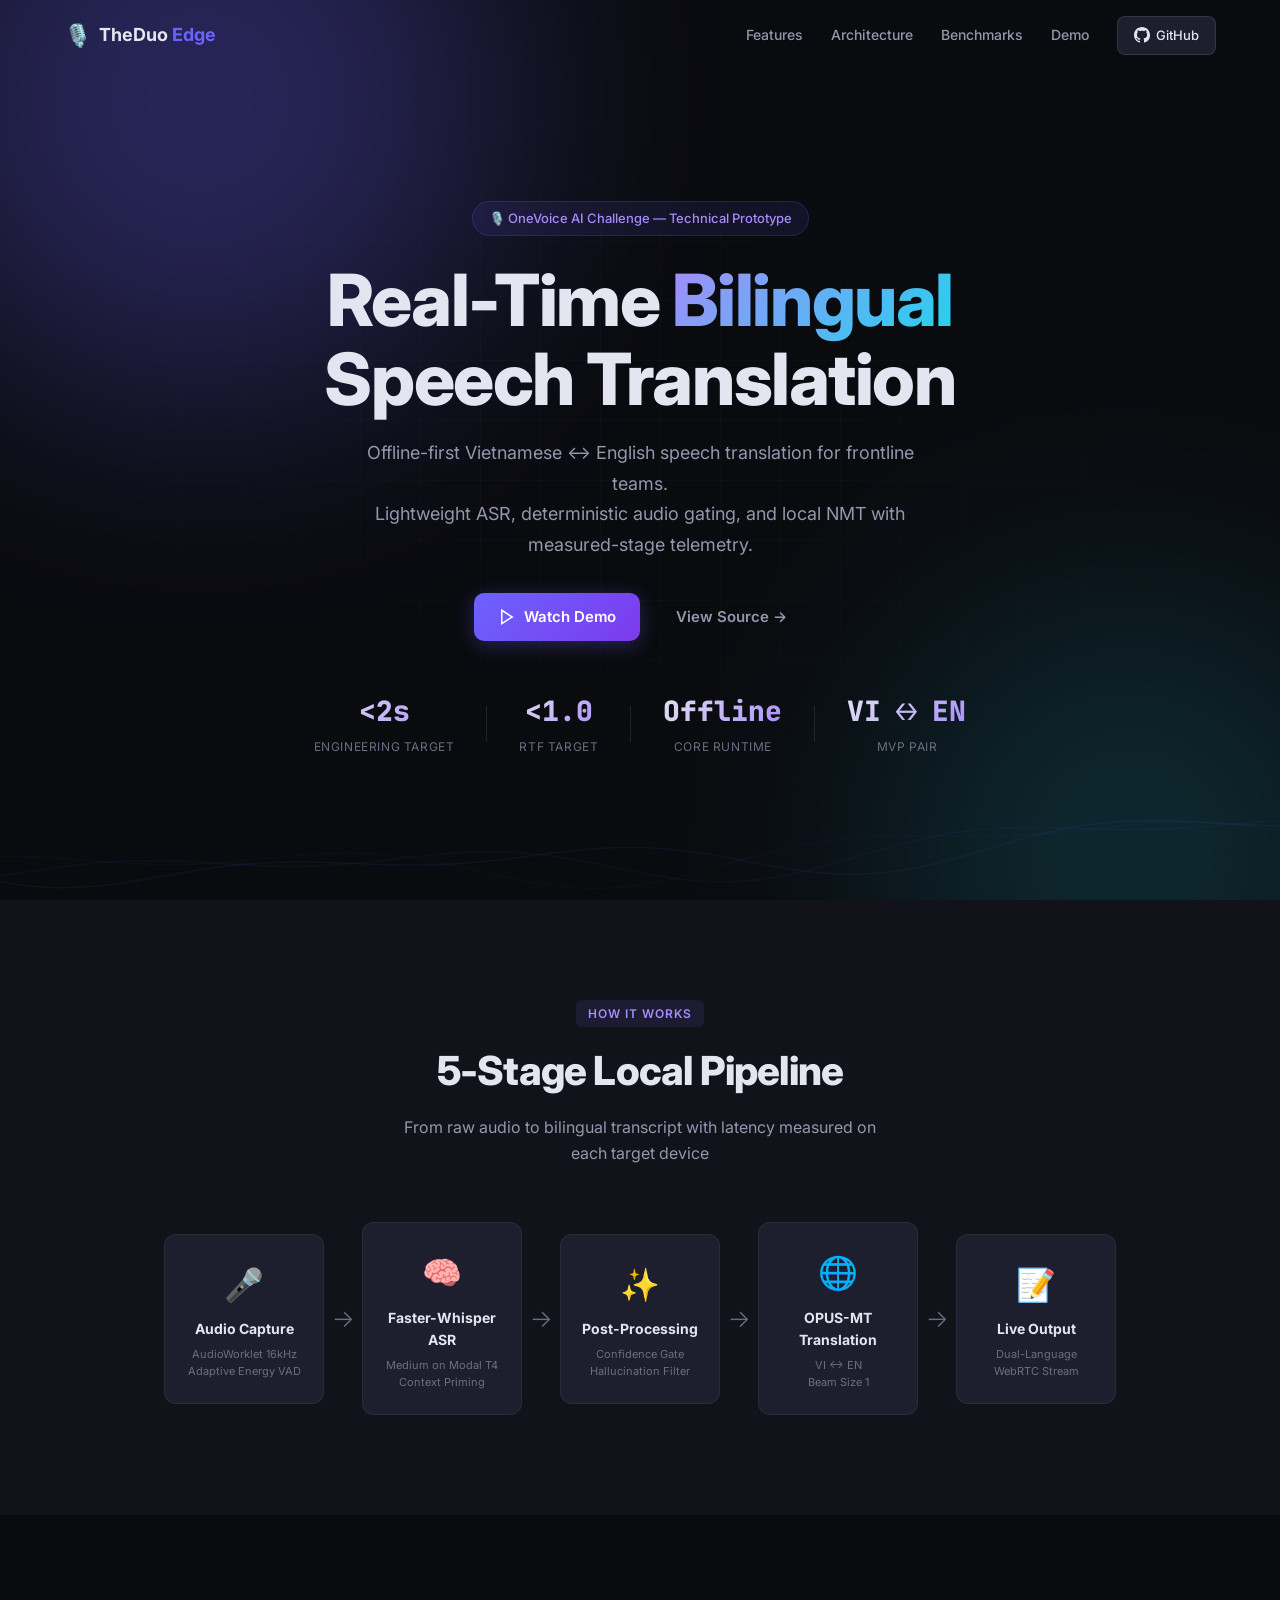
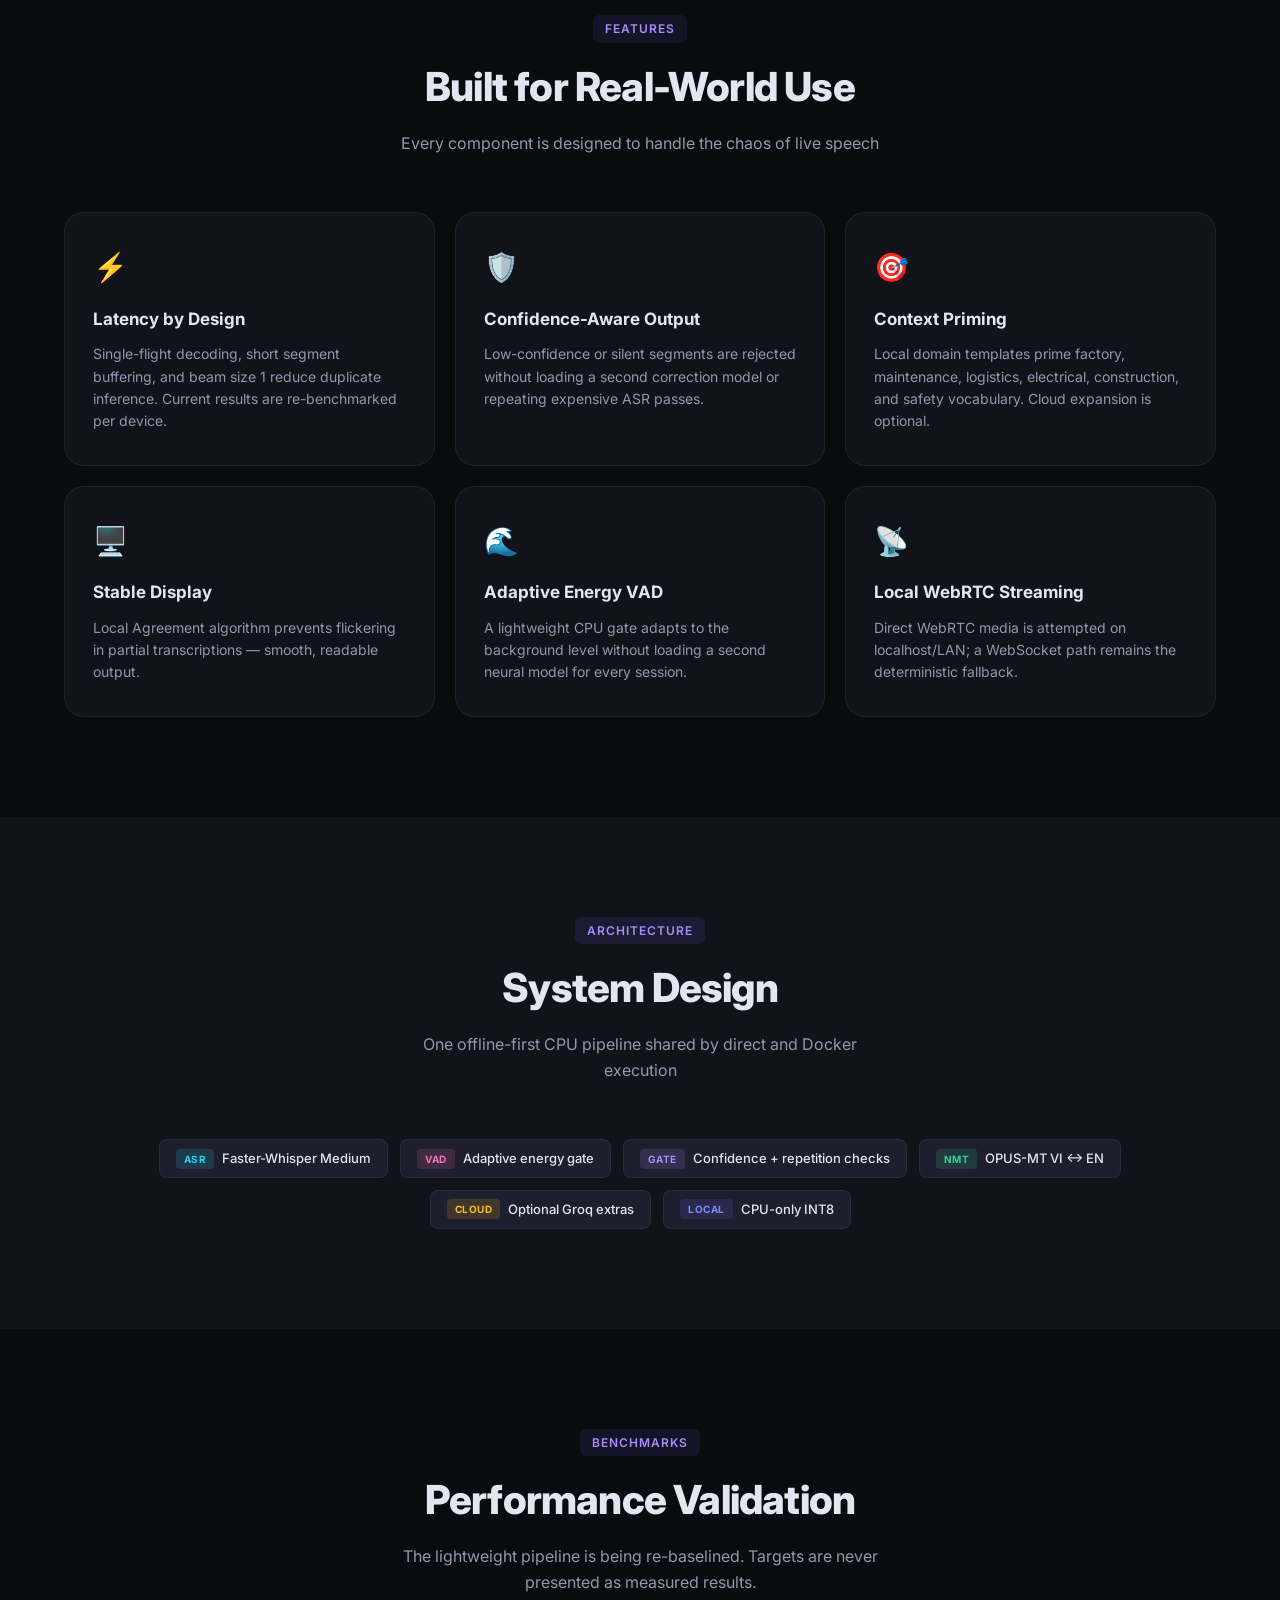
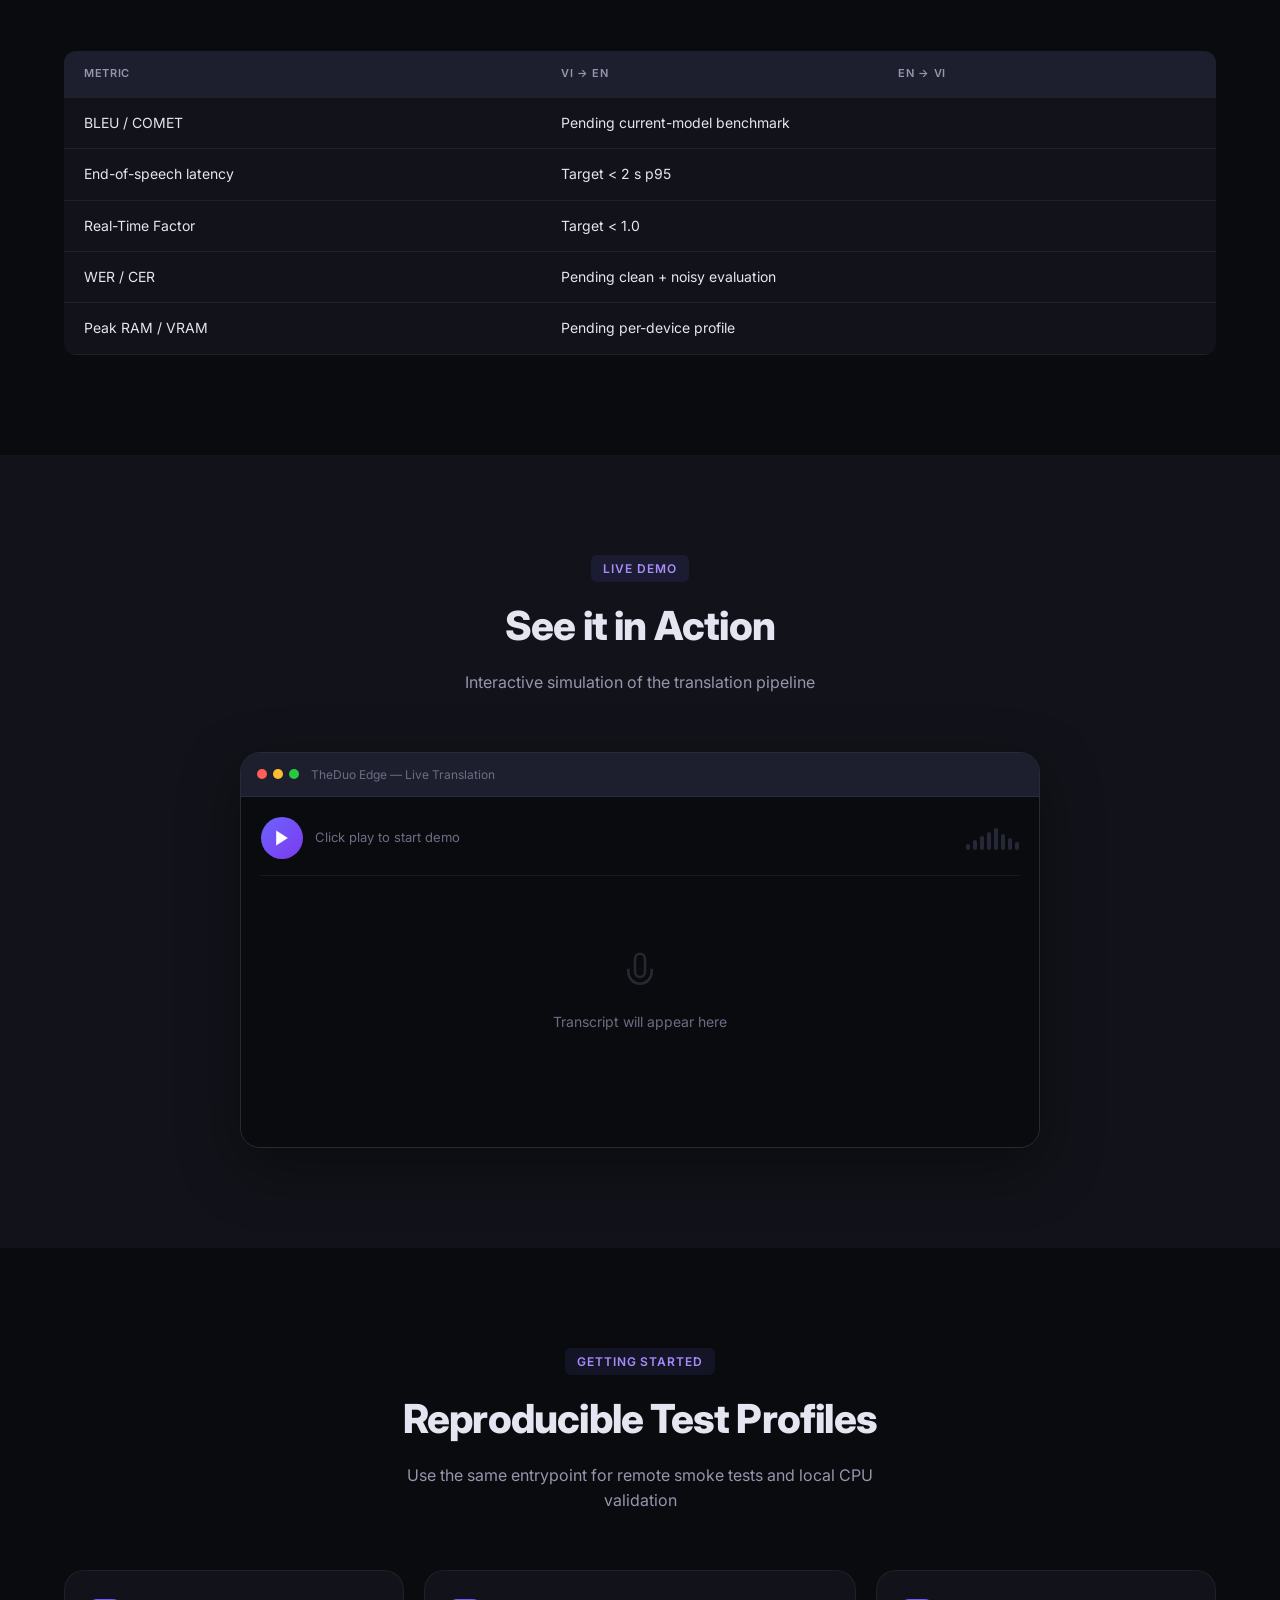
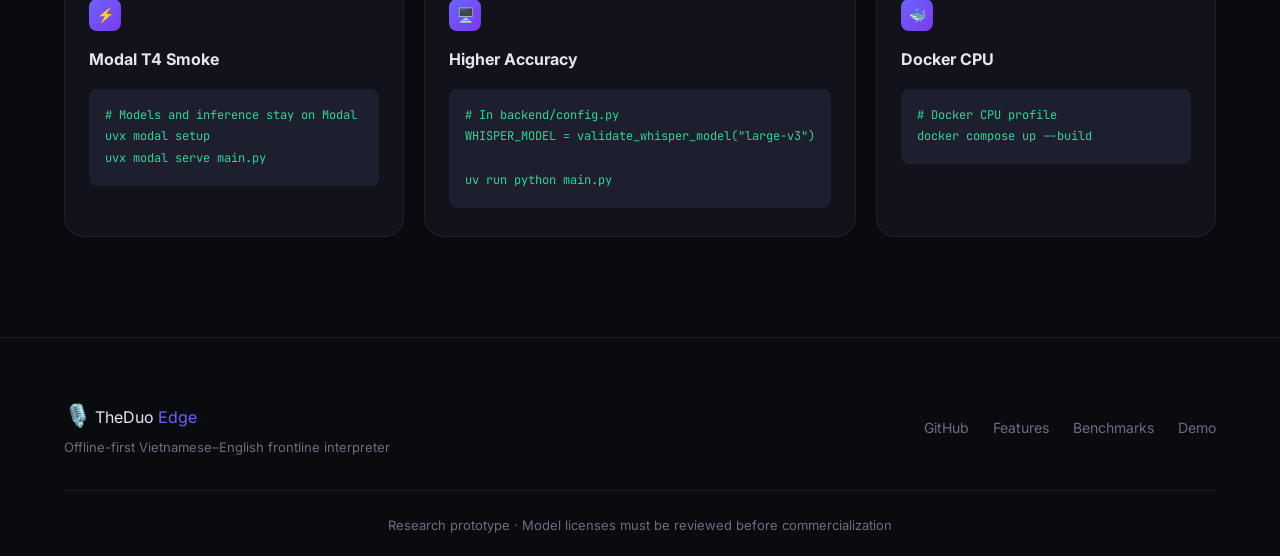
<file: docs/index.html>
<!DOCTYPE html>
<html lang="en">
<head>
    <meta charset="UTF-8">
    <meta name="viewport" content="width=device-width, initial-scale=1.0">
    <title>TheDuo Edge — Offline Bilingual Speech Translation</title>
    <meta name="description" content="Offline-first Vietnamese-English speech transcription and translation for frontline teams.">
    <link rel="preconnect" href="https://fonts.googleapis.com">
    <link rel="preconnect" href="https://fonts.gstatic.com" crossorigin>
    <link href="https://fonts.googleapis.com/css2?family=Inter:wght@300;400;500;600;700;800;900&family=JetBrains+Mono:wght@400;500&display=swap" rel="stylesheet">
    <link rel="stylesheet" href="style.css">
</head>
<body>
    <!-- NAV -->
    <nav class="nav" id="nav">
        <div class="nav-inner">
            <a href="#" class="nav-logo">
                <span class="logo-icon">🎙️</span>
                <span class="logo-text">TheDuo<span class="logo-ai"> Edge</span></span>
            </a>
            <div class="nav-links">
                <a href="#features">Features</a>
                <a href="#architecture">Architecture</a>
                <a href="#benchmarks">Benchmarks</a>
                <a href="#demo">Demo</a>
                <a href="https://github.com/Ricky13170/DEVELOPING-A-REAL-TIME-BILINGUAL-SPEECH-TO-TEXT-CONVERSION-SYSTEM" class="nav-cta" target="_blank">
                    <svg width="16" height="16" viewBox="0 0 24 24" fill="currentColor"><path d="M12 0C5.37 0 0 5.37 0 12c0 5.31 3.435 9.795 8.205 11.385.6.105.825-.255.825-.57 0-.285-.015-1.23-.015-2.235-3.015.555-3.795-.735-4.035-1.41-.135-.345-.72-1.41-1.23-1.695-.42-.225-1.02-.78-.015-.795.945-.015 1.62.87 1.845 1.23 1.08 1.815 2.805 1.305 3.495.99.105-.78.42-1.305.765-1.605-2.67-.3-5.46-1.335-5.46-5.925 0-1.305.465-2.385 1.23-3.225-.12-.3-.54-1.53.12-3.18 0 0 1.005-.315 3.3 1.23.96-.27 1.98-.405 3-.405s2.04.135 3 .405c2.295-1.56 3.3-1.23 3.3-1.23.66 1.65.24 2.88.12 3.18.765.84 1.23 1.905 1.23 3.225 0 4.605-2.805 5.625-5.475 5.925.435.375.81 1.095.81 2.22 0 1.605-.015 2.895-.015 3.3 0 .315.225.69.825.57A12.02 12.02 0 0024 12c0-6.63-5.37-12-12-12z"/></svg>
                    GitHub
                </a>
            </div>
        </div>
    </nav>

    <!-- HERO -->
    <section class="hero" id="hero">
        <div class="hero-bg">
            <div class="hero-glow hero-glow-1"></div>
            <div class="hero-glow hero-glow-2"></div>
            <div class="hero-grid"></div>
        </div>
        <div class="hero-content">
            <div class="hero-badge">🎙️ OneVoice AI Challenge — Technical Prototype</div>
            <h1 class="hero-title">
                Real-Time <span class="gradient-text">Bilingual</span><br>
                Speech Translation
            </h1>
            <p class="hero-subtitle">
                Offline-first Vietnamese ↔ English speech translation for frontline teams.<br>
                Lightweight ASR, deterministic audio gating, and local NMT with measured-stage telemetry.
            </p>
            <div class="hero-actions">
                <a href="#demo" class="btn btn-primary">
                    <svg width="18" height="18" viewBox="0 0 24 24" fill="none" stroke="currentColor" stroke-width="2"><polygon points="5 3 19 12 5 21 5 3"/></svg>
                    Watch Demo
                </a>
                <a href="https://github.com/Ricky13170/DEVELOPING-A-REAL-TIME-BILINGUAL-SPEECH-TO-TEXT-CONVERSION-SYSTEM" class="btn btn-ghost" target="_blank">
                    View Source →
                </a>
            </div>
            <div class="hero-stats">
                <div class="stat"><span class="stat-value">&lt;2s</span><span class="stat-label">Engineering Target</span></div>
                <div class="stat-divider"></div>
                <div class="stat"><span class="stat-value">&lt;1.0</span><span class="stat-label">RTF Target</span></div>
                <div class="stat-divider"></div>
                <div class="stat"><span class="stat-value">Offline</span><span class="stat-label">Core Runtime</span></div>
                <div class="stat-divider"></div>
                <div class="stat"><span class="stat-value">VI ↔ EN</span><span class="stat-label">MVP Pair</span></div>
            </div>
        </div>
        <!-- Animated waveform -->
        <div class="hero-wave">
            <canvas id="waveCanvas"></canvas>
        </div>
    </section>

    <!-- PIPELINE VISUALIZATION -->
    <section class="pipeline-section" id="pipeline">
        <div class="container">
            <div class="section-header">
                <span class="section-tag">How it works</span>
                <h2>5-Stage Local Pipeline</h2>
                <p>From raw audio to bilingual transcript with latency measured on each target device</p>
            </div>
            <div class="pipeline">
                <div class="pipe-step" data-step="1">
                    <div class="pipe-icon">🎤</div>
                    <div class="pipe-label">Audio Capture</div>
                    <div class="pipe-detail">AudioWorklet 16kHz<br>Adaptive Energy VAD</div>
                </div>
                <div class="pipe-arrow">→</div>
                <div class="pipe-step" data-step="2">
                    <div class="pipe-icon">🧠</div>
                    <div class="pipe-label">Faster-Whisper ASR</div>
                    <div class="pipe-detail">Medium on Modal T4<br>Context Priming</div>
                </div>
                <div class="pipe-arrow">→</div>
                <div class="pipe-step" data-step="3">
                    <div class="pipe-icon">✨</div>
                    <div class="pipe-label">Post-Processing</div>
                    <div class="pipe-detail">Confidence Gate<br>Hallucination Filter</div>
                </div>
                <div class="pipe-arrow">→</div>
                <div class="pipe-step" data-step="4">
                    <div class="pipe-icon">🌐</div>
                    <div class="pipe-label">OPUS-MT Translation</div>
                    <div class="pipe-detail">VI ↔ EN<br>Beam Size 1</div>
                </div>
                <div class="pipe-arrow">→</div>
                <div class="pipe-step" data-step="5">
                    <div class="pipe-icon">📝</div>
                    <div class="pipe-label">Live Output</div>
                    <div class="pipe-detail">Dual-Language<br>WebRTC Stream</div>
                </div>
            </div>
        </div>
    </section>

    <!-- FEATURES -->
    <section class="features-section" id="features">
        <div class="container">
            <div class="section-header">
                <span class="section-tag">Features</span>
                <h2>Built for Real-World Use</h2>
                <p>Every component is designed to handle the chaos of live speech</p>
            </div>
            <div class="features-grid">
                <div class="feature-card">
                    <div class="feature-icon">⚡</div>
                    <h3>Latency by Design</h3>
                    <p>Single-flight decoding, short segment buffering, and beam size 1 reduce duplicate inference. Current results are re-benchmarked per device.</p>
                </div>
                <div class="feature-card">
                    <div class="feature-icon">🛡️</div>
                    <h3>Confidence-Aware Output</h3>
                    <p>Low-confidence or silent segments are rejected without loading a second correction model or repeating expensive ASR passes.</p>
                </div>
                <div class="feature-card">
                    <div class="feature-icon">🎯</div>
                    <h3>Context Priming</h3>
                    <p>Local domain templates prime factory, maintenance, logistics, electrical, construction, and safety vocabulary. Cloud expansion is optional.</p>
                </div>
                <div class="feature-card">
                    <div class="feature-icon">🖥️</div>
                    <h3>Stable Display</h3>
                    <p>Local Agreement algorithm prevents flickering in partial transcriptions — smooth, readable output.</p>
                </div>
                <div class="feature-card">
                    <div class="feature-icon">🌊</div>
                    <h3>Adaptive Energy VAD</h3>
                    <p>A lightweight CPU gate adapts to the background level without loading a second neural model for every session.</p>
                </div>
                <div class="feature-card">
                    <div class="feature-icon">📡</div>
                    <h3>Local WebRTC Streaming</h3>
                    <p>Direct WebRTC media is attempted on localhost/LAN; a WebSocket path remains the deterministic fallback.</p>
                </div>
            </div>
        </div>
    </section>

    <!-- ARCHITECTURE -->
    <section class="arch-section" id="architecture">
        <div class="container">
            <div class="section-header">
                <span class="section-tag">Architecture</span>
                <h2>System Design</h2>
                <p>One offline-first CPU pipeline shared by direct and Docker execution</p>
            </div>
            <div class="tech-stack">
                <div class="tech-item"><span class="tech-badge asr">ASR</span> Faster-Whisper Medium</div>
                <div class="tech-item"><span class="tech-badge vad">VAD</span> Adaptive energy gate</div>
                <div class="tech-item"><span class="tech-badge nlp">Gate</span> Confidence + repetition checks</div>
                <div class="tech-item"><span class="tech-badge nmt">NMT</span> OPUS-MT VI ↔ EN</div>
                <div class="tech-item"><span class="tech-badge llm">Cloud</span> Optional Groq extras</div>
                <div class="tech-item"><span class="tech-badge gpu">Local</span> CPU-only INT8</div>
            </div>
        </div>
    </section>

    <!-- BENCHMARKS -->
    <section class="bench-section" id="benchmarks">
        <div class="container">
            <div class="section-header">
                <span class="section-tag">Benchmarks</span>
                <h2>Performance Validation</h2>
                <p>The lightweight pipeline is being re-baselined. Targets are never presented as measured results.</p>
            </div>
            <div class="bench-table-wrap">
                <table class="bench-table">
                    <thead><tr><th>Metric</th><th>VI → EN</th><th>EN → VI</th></tr></thead>
                    <tbody>
                        <tr><td>BLEU / COMET</td><td colspan="2">Pending current-model benchmark</td></tr>
                        <tr><td>End-of-speech latency</td><td colspan="2">Target &lt; 2 s p95</td></tr>
                        <tr><td>Real-Time Factor</td><td colspan="2">Target &lt; 1.0</td></tr>
                        <tr><td>WER / CER</td><td colspan="2">Pending clean + noisy evaluation</td></tr>
                        <tr><td>Peak RAM / VRAM</td><td colspan="2">Pending per-device profile</td></tr>
                    </tbody>
                </table>
            </div>
        </div>
    </section>

    <!-- DEMO -->
    <section class="demo-section" id="demo">
        <div class="container">
            <div class="section-header">
                <span class="section-tag">Live Demo</span>
                <h2>See it in Action</h2>
                <p>Interactive simulation of the translation pipeline</p>
            </div>
            <div class="demo-container">
                <div class="demo-window">
                    <div class="demo-titlebar">
                        <div class="demo-dots"><span></span><span></span><span></span></div>
                        <span class="demo-title">TheDuo Edge — Live Translation</span>
                    </div>
                    <div class="demo-body">
                        <div class="demo-controls">
                            <button class="demo-rec-btn" id="demoPlayBtn">
                                <svg width="20" height="20" viewBox="0 0 24 24" fill="currentColor"><polygon points="5 3 19 12 5 21 5 3"/></svg>
                            </button>
                            <span class="demo-status" id="demoStatus">Click play to start demo</span>
                            <div class="demo-meter" id="demoMeter">
                                <span></span><span></span><span></span><span></span><span></span><span></span><span></span><span></span>
                            </div>
                        </div>
                        <div class="demo-transcript" id="demoTranscript">
                            <div class="demo-empty">
                                <svg width="40" height="40" viewBox="0 0 24 24" fill="none" stroke="currentColor" stroke-width="1.5" opacity="0.3"><path d="M12 1a3 3 0 0 0-3 3v8a3 3 0 0 0 6 0V4a3 3 0 0 0-3-3z"/><path d="M19 10v2a7 7 0 0 1-14 0v-2"/></svg>
                                <p>Transcript will appear here</p>
                            </div>
                        </div>
                    </div>
                </div>
            </div>
        </div>
    </section>

    <!-- QUICK START -->
    <section class="start-section" id="start">
        <div class="container">
            <div class="section-header">
                <span class="section-tag">Getting Started</span>
                <h2>Reproducible Test Profiles</h2>
                <p>Use the same entrypoint for remote smoke tests and local CPU validation</p>
            </div>
            <div class="steps-grid">
                <div class="step-card">
                    <div class="step-num">⚡</div>
                    <h3>Modal T4 Smoke</h3>
                    <pre><code># Models and inference stay on Modal
uvx modal setup
uvx modal serve main.py</code></pre>
                </div>
                <div class="step-card">
                    <div class="step-num">🖥️</div>
                    <h3>Higher Accuracy</h3>
                    <pre><code># In backend/config.py
WHISPER_MODEL = validate_whisper_model("large-v3")

uv run python main.py</code></pre>
                </div>
                <div class="step-card">
                    <div class="step-num">🐳</div>
                    <h3>Docker CPU</h3>
                    <pre><code># Docker CPU profile
docker compose up --build</code></pre>
                </div>
            </div>
        </div>
    </section>

    <!-- FOOTER -->
    <footer class="footer">
        <div class="container">
            <div class="footer-inner">
                <div class="footer-brand">
                    <span class="logo-icon">🎙️</span>
                    <span class="logo-text">TheDuo<span class="logo-ai"> Edge</span></span>
                    <p>Offline-first Vietnamese–English frontline interpreter</p>
                </div>
                <div class="footer-links">
                    <a href="https://github.com/Ricky13170/DEVELOPING-A-REAL-TIME-BILINGUAL-SPEECH-TO-TEXT-CONVERSION-SYSTEM" target="_blank">GitHub</a>
                    <a href="#features">Features</a>
                    <a href="#benchmarks">Benchmarks</a>
                    <a href="#demo">Demo</a>
                </div>
            </div>
            <div class="footer-bottom">
                <p>Research prototype · Model licenses must be reviewed before commercialization</p>
            </div>
        </div>
    </footer>

    <script src="script.js"></script>
</body>
</html>
</file>
<file: docs/style.css>
/* ═══════════ RESET & BASE ═══════════ */
*, *::before, *::after { margin: 0; padding: 0; box-sizing: border-box; }
:root {
    --bg: #0a0b0f; --bg2: #12131a; --bg3: #1a1b25;
    --surface: #1e1f2e; --surface2: #262738;
    --border: rgba(255,255,255,0.06); --border2: rgba(255,255,255,0.1);
    --text: #e4e5f0; --text2: #9496ad; --text3: #6b6d82;
    --accent: #6c63ff; --accent2: #a78bfa; --accent3: #818cf8;
    --cyan: #22d3ee; --emerald: #34d399; --rose: #f472b6; --amber: #fbbf24;
    --radius: 12px; --radius-lg: 20px;
    --font: 'Inter', -apple-system, sans-serif;
    --mono: 'JetBrains Mono', monospace;
    --shadow: 0 4px 24px rgba(0,0,0,0.3);
}
html { scroll-behavior: smooth; }
body { font-family: var(--font); background: var(--bg); color: var(--text); line-height: 1.6; overflow-x: hidden; }
a { color: var(--accent2); text-decoration: none; transition: color .2s; }
a:hover { color: var(--cyan); }
img { max-width: 100%; height: auto; display: block; }
.container { max-width: 1200px; margin: 0 auto; padding: 0 24px; }

/* ═══════════ NAV ═══════════ */
.nav { position: fixed; top: 0; left: 0; right: 0; z-index: 100; padding: 16px 0; transition: all .3s; }
.nav.scrolled { background: rgba(10,11,15,0.85); backdrop-filter: blur(20px) saturate(1.5); border-bottom: 1px solid var(--border); }
.nav-inner { max-width: 1200px; margin: 0 auto; padding: 0 24px; display: flex; align-items: center; justify-content: space-between; }
.nav-logo { display: flex; align-items: center; gap: 8px; font-weight: 700; font-size: 18px; color: var(--text); }
.logo-icon { font-size: 22px; }
.logo-ai { color: var(--accent); }
.nav-links { display: flex; align-items: center; gap: 28px; }
.nav-links a { color: var(--text2); font-size: 14px; font-weight: 500; transition: color .2s; }
.nav-links a:hover { color: var(--text); }
.nav-cta { display: inline-flex; align-items: center; gap: 6px; padding: 8px 16px; border-radius: 8px; background: var(--surface); border: 1px solid var(--border2); color: var(--text) !important; font-size: 13px !important; }
.nav-cta:hover { background: var(--surface2); border-color: var(--accent); }

/* ═══════════ HERO ═══════════ */
.hero { position: relative; min-height: 100vh; display: flex; flex-direction: column; align-items: center; justify-content: center; padding: 120px 24px 60px; overflow: hidden; }
.hero-bg { position: absolute; inset: 0; pointer-events: none; }
.hero-glow { position: absolute; border-radius: 50%; filter: blur(120px); opacity: 0.3; }
.hero-glow-1 { width: 600px; height: 600px; background: var(--accent); top: -200px; left: -100px; }
.hero-glow-2 { width: 500px; height: 500px; background: var(--cyan); bottom: -200px; right: -100px; opacity: 0.15; }
.hero-grid { position: absolute; inset: 0; background-image: linear-gradient(rgba(255,255,255,0.02) 1px, transparent 1px), linear-gradient(90deg, rgba(255,255,255,0.02) 1px, transparent 1px); background-size: 60px 60px; mask-image: radial-gradient(ellipse at center, black 20%, transparent 70%); }
.hero-content { position: relative; text-align: center; max-width: 800px; }
.hero-badge { display: inline-block; padding: 6px 16px; border-radius: 20px; background: rgba(108,99,255,0.1); border: 1px solid rgba(108,99,255,0.2); color: var(--accent2); font-size: 13px; font-weight: 500; margin-bottom: 24px; }
.hero-title { font-size: clamp(2.5rem, 6vw, 4.5rem); font-weight: 800; line-height: 1.1; letter-spacing: -0.02em; margin-bottom: 20px; }
.gradient-text { background: linear-gradient(135deg, var(--accent2), var(--cyan)); -webkit-background-clip: text; -webkit-text-fill-color: transparent; background-clip: text; }
.hero-subtitle { font-size: 18px; color: var(--text2); max-width: 600px; margin: 0 auto 32px; line-height: 1.7; }
.hero-subtitle strong { color: var(--cyan); font-weight: 600; }
.hero-actions { display: flex; gap: 16px; justify-content: center; margin-bottom: 48px; }
.btn { display: inline-flex; align-items: center; gap: 8px; padding: 12px 24px; border-radius: 10px; font-weight: 600; font-size: 15px; transition: all .25s; cursor: pointer; border: none; }
.btn-primary { background: linear-gradient(135deg, var(--accent), #7c3aed); color: #fff; box-shadow: 0 4px 20px rgba(108,99,255,0.3); }
.btn-primary:hover { transform: translateY(-2px); box-shadow: 0 6px 30px rgba(108,99,255,0.5); color: #fff; }
.btn-ghost { color: var(--text2); padding: 12px 20px; }
.btn-ghost:hover { color: var(--text); }
.hero-stats { display: flex; align-items: center; gap: 32px; justify-content: center; flex-wrap: wrap; }
.stat { text-align: center; }
.stat-value { display: block; font-size: 28px; font-weight: 800; font-family: var(--mono); background: linear-gradient(135deg, var(--text), var(--accent2)); -webkit-background-clip: text; -webkit-text-fill-color: transparent; background-clip: text; }
.stat-label { font-size: 12px; color: var(--text3); text-transform: uppercase; letter-spacing: 0.05em; }
.stat-divider { width: 1px; height: 36px; background: var(--border2); }
.hero-wave { position: absolute; bottom: 0; left: 0; right: 0; height: 100px; opacity: 0.5; }
#waveCanvas { width: 100%; height: 100%; }

/* ═══════════ SECTIONS COMMON ═══════════ */
.section-header { text-align: center; margin-bottom: 56px; }
.section-tag { display: inline-block; padding: 4px 12px; border-radius: 6px; background: rgba(108,99,255,0.1); color: var(--accent2); font-size: 12px; font-weight: 600; text-transform: uppercase; letter-spacing: 0.08em; margin-bottom: 12px; }
.section-header h2 { font-size: clamp(1.8rem, 4vw, 2.5rem); font-weight: 800; letter-spacing: -0.02em; margin-bottom: 12px; }
.section-header p { color: var(--text2); font-size: 16px; max-width: 500px; margin: 0 auto; }

/* ═══════════ PIPELINE ═══════════ */
.pipeline-section { padding: 100px 0; background: var(--bg2); }
.pipeline { display: flex; align-items: center; justify-content: center; gap: 8px; flex-wrap: wrap; }
.pipe-step { text-align: center; padding: 24px 20px; border-radius: var(--radius); background: var(--surface); border: 1px solid var(--border); width: 160px; transition: all .3s; }
.pipe-step:hover { border-color: var(--accent); transform: translateY(-4px); box-shadow: 0 8px 30px rgba(108,99,255,0.15); }
.pipe-icon { font-size: 32px; margin-bottom: 8px; }
.pipe-label { font-weight: 700; font-size: 14px; margin-bottom: 6px; }
.pipe-detail { font-size: 11px; color: var(--text3); line-height: 1.5; }
.pipe-arrow { font-size: 24px; color: var(--text3); font-weight: 300; }

/* ═══════════ FEATURES ═══════════ */
.features-section { padding: 100px 0; }
.features-grid { display: grid; grid-template-columns: repeat(3, 1fr); gap: 20px; }
.feature-card { padding: 32px 28px; border-radius: var(--radius-lg); background: var(--bg2); border: 1px solid var(--border); transition: all .3s; }
.feature-card:hover { border-color: var(--accent); transform: translateY(-4px); box-shadow: 0 12px 40px rgba(0,0,0,0.3); }
.feature-icon { font-size: 28px; margin-bottom: 16px; }
.feature-card h3 { font-size: 17px; font-weight: 700; margin-bottom: 10px; }
.feature-card p { font-size: 14px; color: var(--text2); line-height: 1.6; }

/* ═══════════ ARCHITECTURE ═══════════ */
.arch-section { padding: 100px 0; background: var(--bg2); }
.arch-image { border-radius: var(--radius-lg); overflow: hidden; border: 1px solid var(--border); margin-bottom: 40px; background: #fff; padding: 24px; }
.arch-image img { border-radius: 8px; }
.tech-stack { display: flex; flex-wrap: wrap; gap: 12px; justify-content: center; }
.tech-item { display: flex; align-items: center; gap: 8px; padding: 8px 16px; border-radius: 8px; background: var(--surface); border: 1px solid var(--border); font-size: 13px; font-weight: 500; }
.tech-badge { padding: 2px 8px; border-radius: 4px; font-size: 10px; font-weight: 700; text-transform: uppercase; letter-spacing: 0.05em; }
.tech-badge.asr { background: rgba(34,211,238,0.15); color: var(--cyan); }
.tech-badge.vad { background: rgba(244,114,182,0.15); color: var(--rose); }
.tech-badge.nlp { background: rgba(167,139,250,0.15); color: var(--accent2); }
.tech-badge.nmt { background: rgba(52,211,153,0.15); color: var(--emerald); }
.tech-badge.llm { background: rgba(251,191,36,0.15); color: var(--amber); }
.tech-badge.gpu { background: rgba(108,99,255,0.15); color: var(--accent3); }

/* ═══════════ BENCHMARKS ═══════════ */
.bench-section { padding: 100px 0; }
.bench-grid { display: grid; grid-template-columns: 1fr 1fr; gap: 20px; margin-bottom: 40px; }
.bench-card { border-radius: var(--radius-lg); overflow: hidden; border: 1px solid var(--border); background: #fff; padding: 20px; }
.bench-card img { border-radius: 8px; }
.bench-caption { text-align: center; font-size: 13px; color: var(--text3); margin-top: 12px; }
.bench-table-wrap { overflow-x: auto; }
.bench-table { width: 100%; border-collapse: collapse; border-radius: var(--radius); overflow: hidden; background: var(--bg2); }
.bench-table th, .bench-table td { padding: 14px 20px; text-align: left; border-bottom: 1px solid var(--border); font-size: 14px; }
.bench-table th { background: var(--surface); color: var(--text2); font-weight: 600; text-transform: uppercase; font-size: 11px; letter-spacing: 0.06em; }
.bench-table td.highlight { color: var(--cyan); font-weight: 700; font-family: var(--mono); }

/* ═══════════ DEMO ═══════════ */
.demo-section { padding: 100px 0; background: var(--bg2); }
.demo-container { max-width: 800px; margin: 0 auto; }
.demo-window { border-radius: var(--radius-lg); overflow: hidden; border: 1px solid var(--border2); box-shadow: 0 20px 60px rgba(0,0,0,0.4); }
.demo-titlebar { display: flex; align-items: center; gap: 12px; padding: 12px 16px; background: var(--surface); border-bottom: 1px solid var(--border); }
.demo-dots { display: flex; gap: 6px; }
.demo-dots span { width: 10px; height: 10px; border-radius: 50%; }
.demo-dots span:nth-child(1) { background: #ff5f57; }
.demo-dots span:nth-child(2) { background: #febc2e; }
.demo-dots span:nth-child(3) { background: #28c840; }
.demo-title { font-size: 12px; color: var(--text3); }
.demo-body { background: var(--bg); padding: 20px; min-height: 350px; display: flex; flex-direction: column; }
.demo-controls { display: flex; align-items: center; gap: 12px; padding-bottom: 16px; border-bottom: 1px solid var(--border); margin-bottom: 16px; }
.demo-rec-btn { width: 42px; height: 42px; border-radius: 50%; background: linear-gradient(135deg, var(--accent), #7c3aed); border: none; color: #fff; cursor: pointer; display: flex; align-items: center; justify-content: center; transition: all .2s; flex-shrink: 0; }
.demo-rec-btn:hover { transform: scale(1.1); box-shadow: 0 4px 16px rgba(108,99,255,0.4); }
.demo-rec-btn.playing { background: linear-gradient(135deg, #ef4444, #dc2626); animation: pulse-rec 1.5s infinite; }
@keyframes pulse-rec { 0%, 100% { box-shadow: 0 0 0 0 rgba(239,68,68,0.3); } 50% { box-shadow: 0 0 0 10px rgba(239,68,68,0); } }
.demo-status { font-size: 13px; color: var(--text3); flex: 1; }
.demo-meter { display: flex; gap: 3px; align-items: flex-end; height: 24px; }
.demo-meter span { width: 4px; border-radius: 2px; background: var(--surface2); transition: all .15s; }
.demo-meter span:nth-child(1) { height: 6px; }
.demo-meter span:nth-child(2) { height: 10px; }
.demo-meter span:nth-child(3) { height: 14px; }
.demo-meter span:nth-child(4) { height: 18px; }
.demo-meter span:nth-child(5) { height: 22px; }
.demo-meter span:nth-child(6) { height: 16px; }
.demo-meter span:nth-child(7) { height: 12px; }
.demo-meter span:nth-child(8) { height: 8px; }
.demo-meter.active span { background: var(--accent); animation: meter-bounce .4s ease infinite alternate; }
.demo-meter.active span:nth-child(odd) { animation-delay: .1s; }
@keyframes meter-bounce { to { transform: scaleY(1.4); } }
.demo-transcript { flex: 1; overflow-y: auto; }
.demo-empty { text-align: center; padding: 60px 20px; color: var(--text3); }
.demo-empty p { margin-top: 12px; font-size: 14px; }
.demo-seg { padding: 10px 0; border-bottom: 1px solid var(--border); animation: fadeIn .4s ease; }
.demo-seg .src { font-size: 15px; margin-bottom: 4px; }
.demo-seg .tgt { font-size: 14px; color: var(--accent2); }
.demo-seg .partial { opacity: 0.5; font-style: italic; }
.demo-seg .pipeline-tag { display: inline-block; font-size: 10px; color: var(--text3); background: var(--surface); padding: 2px 6px; border-radius: 4px; margin-left: 8px; }
@keyframes fadeIn { from { opacity: 0; transform: translateY(8px); } to { opacity: 1; transform: translateY(0); } }

/* ═══════════ QUICK START ═══════════ */
.start-section { padding: 100px 0; }
.steps-grid { display: grid; grid-template-columns: repeat(3, 1fr); gap: 20px; }
.step-card { padding: 28px 24px; border-radius: var(--radius-lg); background: var(--bg2); border: 1px solid var(--border); }
.step-num { width: 32px; height: 32px; border-radius: 8px; background: linear-gradient(135deg, var(--accent), #7c3aed); color: #fff; font-weight: 800; font-size: 14px; display: flex; align-items: center; justify-content: center; margin-bottom: 16px; }
.step-card h3 { font-size: 16px; font-weight: 700; margin-bottom: 16px; }
.step-card pre { background: var(--surface); border-radius: 8px; padding: 16px; overflow-x: auto; }
.step-card code { font-family: var(--mono); font-size: 12px; color: var(--emerald); line-height: 1.7; }

/* ═══════════ FOOTER ═══════════ */
.footer { padding: 60px 0 24px; border-top: 1px solid var(--border); }
.footer-inner { display: flex; justify-content: space-between; align-items: center; margin-bottom: 32px; }
.footer-brand p { color: var(--text3); font-size: 13px; margin-top: 4px; }
.footer-links { display: flex; gap: 24px; }
.footer-links a { color: var(--text3); font-size: 14px; }
.footer-links a:hover { color: var(--text); }
.footer-bottom { text-align: center; padding-top: 24px; border-top: 1px solid var(--border); }
.footer-bottom p { color: var(--text3); font-size: 13px; }

/* ═══════════ SCROLL ANIMATIONS ═══════════ */
.fade-up { opacity: 0; transform: translateY(30px); transition: all .6s cubic-bezier(.4,0,.2,1); }
.fade-up.visible { opacity: 1; transform: translateY(0); }

/* ═══════════ RESPONSIVE ═══════════ */
@media (max-width: 768px) {
    .nav-links a:not(.nav-cta) { display: none; }
    .hero-stats { gap: 20px; }
    .stat-divider { display: none; }
    .features-grid, .bench-grid, .steps-grid { grid-template-columns: 1fr; }
    .pipeline { flex-direction: column; }
    .pipe-arrow { transform: rotate(90deg); }
    .pipe-step { width: 100%; max-width: 280px; }
    .footer-inner { flex-direction: column; gap: 16px; text-align: center; }
}
</file>
